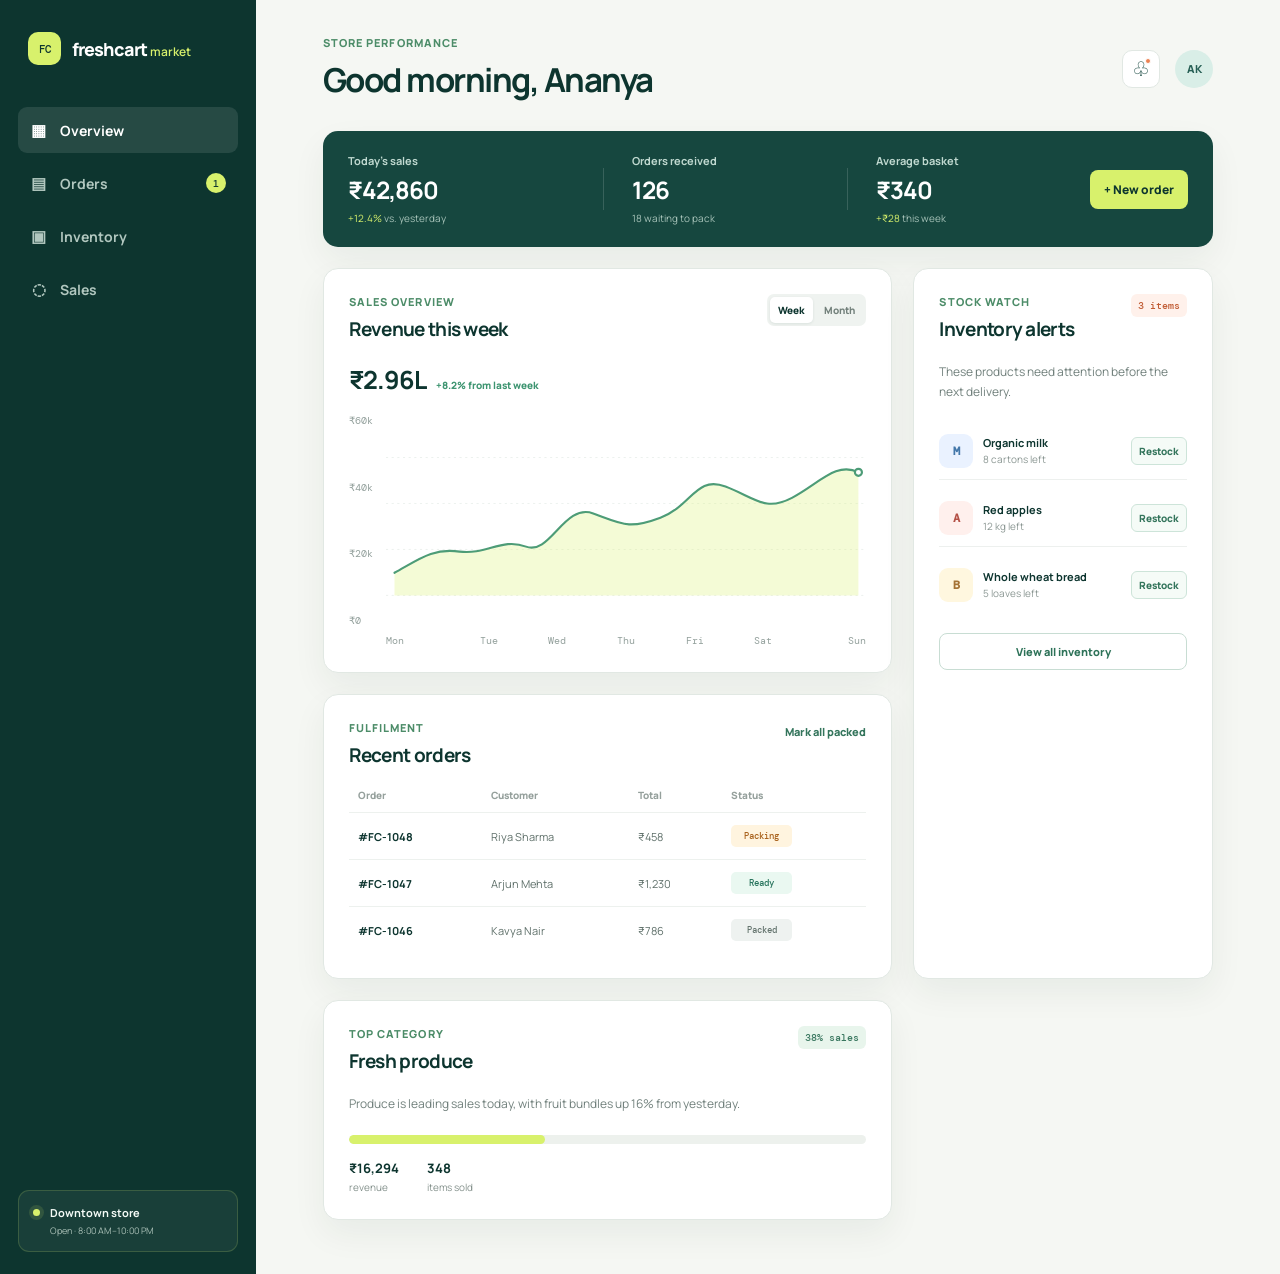
<file: index.html>
<!DOCTYPE html>
<html lang="en">
<head>
    <meta charset="UTF-8">
    <meta name="viewport" content="width=device-width, initial-scale=1.0">
    <meta name="description" content="A simple supermarket operations dashboard made with JavaScript.">
    <title>FreshCart Market Dashboard</title>
    <link rel="icon" type="image/svg+xml" href="data:image/svg+xml,%3Csvg xmlns='http://www.w3.org/2000/svg' viewBox='0 0 32 32'%3E%3Crect width='32' height='32' rx='8' fill='%2314473f'/%3E%3Cpath d='M9 12h14l-1.4 10H11L9 12Z' fill='%23d8f16c'/%3E%3Cpath d='M12 12a4 4 0 0 1 8 0' fill='none' stroke='%23d8f16c' stroke-width='2' stroke-linecap='round'/%3E%3C/svg%3E">
    <link rel="preconnect" href="https://fonts.googleapis.com">
    <link rel="preconnect" href="https://fonts.gstatic.com" crossorigin>
    <link href="https://fonts.googleapis.com/css2?family=DM+Mono:wght@400;500&family=Manrope:wght@400;500;600;700;800&display=swap" rel="stylesheet">
    <link rel="stylesheet" href="style.css">
    <script src="index.js" defer></script>
</head>
<body>
    <main class="app-shell">
        <aside class="sidebar">
            <a class="brand" href="#overview" aria-label="FreshCart Market dashboard home">
                <span class="brand-mark">FC</span>
                <span>freshcart<span>market</span></span>
            </a>

            <nav aria-label="Dashboard navigation">
                <a class="nav-link active" href="#overview"><span>▦</span> Overview</a>
                <a class="nav-link" href="#orders"><span>▤</span> Orders <b id="orderBadge">3</b></a>
                <a class="nav-link" href="#inventory"><span>▣</span> Inventory</a>
                <a class="nav-link" href="#sales"><span>◌</span> Sales</a>
            </nav>

            <div class="store-card">
                <span class="store-dot"></span>
                <div><strong>Downtown store</strong><small>Open · 8:00 AM–10:00 PM</small></div>
            </div>
        </aside>

        <section class="workspace" id="overview">
            <header class="topbar">
                <div>
                    <p class="eyebrow">Store performance</p>
                    <h1>Good morning, Ananya</h1>
                </div>
                <div class="top-actions">
                    <button class="icon-button" id="notificationButton" type="button" aria-label="Show inventory alerts"><span aria-hidden="true">♧</span><i></i></button>
                    <div class="profile" aria-label="Manager profile">AK</div>
                </div>
            </header>

            <section class="summary-bar" aria-label="Today’s sales summary">
                <div>
                    <p>Today’s sales</p>
                    <strong id="todaySales">₹42,860</strong>
                    <small class="positive">+12.4% <span>vs. yesterday</span></small>
                </div>
                <div class="summary-divider"></div>
                <div>
                    <p>Orders received</p>
                    <strong id="ordersReceived">126</strong>
                    <small>18 waiting to pack</small>
                </div>
                <div class="summary-divider"></div>
                <div>
                    <p>Average basket</p>
                    <strong>₹340</strong>
                    <small class="positive">+₹28 <span>this week</span></small>
                </div>
                <button class="new-order-button" id="newOrderButton" type="button">+ New order</button>
            </section>

            <section class="dashboard-grid">
                <article class="panel sales-panel" id="sales">
                    <div class="panel-heading">
                        <div><p class="eyebrow">Sales overview</p><h2>Revenue this week</h2></div>
                        <div class="segment-control" aria-label="Revenue period">
                            <button class="period-button active" type="button" data-period="week">Week</button>
                            <button class="period-button" type="button" data-period="month">Month</button>
                        </div>
                    </div>
                    <div class="chart-summary"><strong id="chartTotal">₹2.96L</strong><span id="chartDifference">+8.2% from last week</span></div>
                    <div class="chart-wrap">
                        <div class="y-labels" aria-hidden="true"><span>₹60k</span><span>₹40k</span><span>₹20k</span><span>₹0</span></div>
                        <svg class="sales-chart" viewBox="0 0 680 218" role="img" aria-labelledby="chart-title chart-description">
                            <title id="chart-title">Weekly sales chart</title><desc id="chart-description">Sales total for Monday through Sunday.</desc>
                            <g class="grid-lines"><line x1="0" y1="15" x2="680" y2="15"/><line x1="0" y1="80" x2="680" y2="80"/><line x1="0" y1="145" x2="680" y2="145"/><line x1="0" y1="210" x2="680" y2="210"/></g>
                            <path id="chartArea" d="M12,178 C48,158 66,143 104,148 S164,128 198,141 S252,79 293,94 S343,117 388,100 S438,40 480,56 S536,92 574,72 S637,20 668,36 L668,210 L12,210 Z"/>
                            <path id="chartLine" d="M12,178 C48,158 66,143 104,148 S164,128 198,141 S252,79 293,94 S343,117 388,100 S438,40 480,56 S536,92 574,72 S637,20 668,36"/>
                            <circle id="chartPoint" cx="668" cy="36" r="5"/>
                        </svg>
                        <div class="x-labels" aria-hidden="true"><span>Mon</span><span>Tue</span><span>Wed</span><span>Thu</span><span>Fri</span><span>Sat</span><span>Sun</span></div>
                    </div>
                </article>

                <article class="panel stock-panel" id="inventory">
                    <div class="panel-heading"><div><p class="eyebrow">Stock watch</p><h2>Inventory alerts</h2></div><span class="alert-count" id="alertCount">3 items</span></div>
                    <p class="panel-copy">These products need attention before the next delivery.</p>
                    <ul class="stock-list" id="stockList">
                        <li data-item="Organic milk"><span class="product-icon milk">M</span><div><strong>Organic milk</strong><small>8 cartons left</small></div><button class="restock-button" type="button">Restock</button></li>
                        <li data-item="Red apples"><span class="product-icon apple">A</span><div><strong>Red apples</strong><small>12 kg left</small></div><button class="restock-button" type="button">Restock</button></li>
                        <li data-item="Whole wheat bread"><span class="product-icon bread">B</span><div><strong>Whole wheat bread</strong><small>5 loaves left</small></div><button class="restock-button" type="button">Restock</button></li>
                    </ul>
                    <button class="wide-button" id="viewInventory" type="button">View all inventory</button>
                </article>

                <article class="panel orders-panel" id="orders">
                    <div class="panel-heading"><div><p class="eyebrow">Fulfilment</p><h2>Recent orders</h2></div><button class="text-button" id="markAllPacked" type="button">Mark all packed</button></div>
                    <div class="order-table-wrap"><table><thead><tr><th>Order</th><th>Customer</th><th>Total</th><th>Status</th></tr></thead><tbody id="orderTableBody"></tbody></table></div>
                </article>

                <article class="panel category-panel">
                    <div class="panel-heading"><div><p class="eyebrow">Top category</p><h2>Fresh produce</h2></div><span class="category-badge">38% sales</span></div>
                    <p class="panel-copy">Produce is leading sales today, with fruit bundles up 16% from yesterday.</p>
                    <div class="category-meter"><span></span></div>
                    <div class="category-stats"><span><b>₹16,294</b> revenue</span><span><b>348</b> items sold</span></div>
                </article>
            </section>
        </section>
    </main>
    <div class="toast" id="toast" role="status" aria-live="polite"></div>
</body>
</html>
</file>
<file: style.css>
:root { --ink:#172321; --muted:#71807c; --line:#e1e8e3; --canvas:#f5f7f3; --card:#ffffff; --forest:#16473f; --forest-deep:#0d352f; --lime:#d8f16c; --orange:#ec8151; --soft-green:#edf6eb; --soft-orange:#fff1eb; --shadow:0 14px 34px rgba(23, 48, 42, .06); }
* { box-sizing:border-box; } html { scroll-behavior:smooth; } body { margin:0; background:var(--canvas); color:var(--ink); font-family:Manrope,Arial,sans-serif; } button { font:inherit; } button, a { -webkit-tap-highlight-color:transparent; }
.app-shell { display:flex; min-height:100vh; }.sidebar { width:256px; min-height:100vh; padding:32px 18px 22px; background:var(--forest-deep); color:#d9e9e0; display:flex; flex-direction:column; }.brand { display:flex; align-items:center; gap:11px; margin:0 10px 42px; color:#fff; font-size:18px; font-weight:800; letter-spacing:-.9px; text-decoration:none; }.brand-mark { display:grid; place-items:center; width:33px; height:33px; color:var(--forest-deep); background:var(--lime); border-radius:10px; font:500 11px "DM Mono",monospace; letter-spacing:-1px; }.brand > span:last-child span { color:var(--lime); margin-left:3px; font-size:12px; font-weight:600; letter-spacing:0; }nav { display:grid; gap:7px; }.nav-link { display:flex; align-items:center; gap:13px; padding:12px; border-radius:9px; color:#b1c7bf; font-size:14px; font-weight:700; text-decoration:none; }.nav-link > span { width:17px; font-size:16px; text-align:center; }.nav-link b { display:grid; place-items:center; min-width:20px; height:20px; margin-left:auto; border-radius:20px; color:var(--forest-deep); background:var(--lime); font:500 10px "DM Mono",monospace; }.nav-link:hover,.nav-link.active { color:#fff; background:rgba(255,255,255,.10); }.store-card { display:flex; gap:10px; align-items:flex-start; margin-top:auto; padding:14px; border:1px solid rgba(216,241,108,.17); border-radius:11px; background:rgba(255,255,255,.05); }.store-card strong { display:block; color:#f5fbf7; font-size:11px; }.store-card small { display:block; margin-top:4px; color:#aac0b7; font-size:9px; }.store-dot { width:7px; height:7px; margin-top:4px; border-radius:50%; background:var(--lime); box-shadow:0 0 0 4px rgba(216,241,108,.12); }
.workspace { width:min(1280px,calc(100% - 256px)); padding:35px clamp(24px,5.2vw,70px) 54px; margin:0 auto; }.topbar { display:flex; align-items:center; justify-content:space-between; margin-bottom:29px; }.eyebrow { margin:0 0 7px; color:#4c8c68; font-size:11px; font-weight:800; letter-spacing:1.1px; text-transform:uppercase; }h1,h2,p { margin-top:0; }h1 { margin-bottom:0; color:var(--forest-deep); font-size:clamp(25px,3vw,33px); letter-spacing:-1.5px; }h2 { margin-bottom:0; color:var(--forest-deep); font-size:19px; letter-spacing:-.7px; }.top-actions { display:flex; align-items:center; gap:15px; }.icon-button { position:relative; display:grid; place-items:center; width:38px; height:38px; border:1px solid var(--line); border-radius:10px; color:var(--forest); background:#fff; cursor:pointer; font-size:20px; }.icon-button:hover { border-color:#aabeb4; }.icon-button i { position:absolute; top:7px; right:8px; width:6px; height:6px; border-radius:50%; background:var(--orange); border:1px solid #fff; }.profile { display:grid; place-items:center; width:38px; height:38px; border-radius:50%; color:#275f55; background:#d9eee7; font-size:11px; font-weight:800; }
.summary-bar { display:grid; grid-template-columns:1.1fr 1px .9fr 1px .9fr auto; align-items:center; gap:28px; margin-bottom:21px; padding:22px 25px; border-radius:15px; background:var(--forest); box-shadow:var(--shadow); color:white; }.summary-bar p { margin-bottom:5px; color:#c0d9d0; font-size:11px; font-weight:700; }.summary-bar strong { display:block; font-size:24px; letter-spacing:-1px; }.summary-bar small { display:block; margin-top:5px; color:#a7c3b9; font-size:10px; }.summary-bar .positive { color:var(--lime); }.positive span { color:#a7c3b9; }.summary-divider { height:42px; background:rgba(255,255,255,.15); }.new-order-button { align-self:center; padding:11px 14px; border:0; border-radius:8px; color:var(--forest-deep); background:var(--lime); cursor:pointer; font-size:12px; font-weight:800; white-space:nowrap; }.new-order-button:hover { background:#e5fa8c; transform:translateY(-1px); }
.dashboard-grid { display:grid; grid-template-columns:minmax(0,1.55fr) minmax(300px,.8fr); gap:21px; }.panel { padding:25px; border:1px solid var(--line); border-radius:15px; background:var(--card); box-shadow:var(--shadow); }.panel-heading { display:flex; align-items:flex-start; justify-content:space-between; gap:14px; margin-bottom:20px; }.panel-copy { margin-bottom:21px; color:var(--muted); font-size:12px; line-height:1.65; }.segment-control { display:flex; gap:3px; padding:3px; border-radius:7px; background:#eff3f0; }.period-button { padding:6px 8px; border:0; border-radius:5px; color:#72807b; background:transparent; cursor:pointer; font-size:10px; font-weight:800; }.period-button.active { color:var(--forest-deep); background:#fff; box-shadow:0 1px 3px rgba(14,53,47,.09); }.chart-summary { display:flex; align-items:baseline; gap:10px; margin-bottom:17px; }.chart-summary strong { color:var(--forest-deep); font-size:25px; letter-spacing:-1px; }.chart-summary span { color:#3e9571; font-size:10px; font-weight:800; }.chart-wrap { position:relative; padding:0 0 0 37px; }.sales-chart { display:block; width:100%; height:220px; overflow:visible; }.grid-lines line { stroke:#e5ebe7; stroke-width:1; stroke-dasharray:3 5; }.sales-chart #chartArea { fill:rgba(216,241,108,.28); transition:d .3s ease; }.sales-chart #chartLine { fill:none; stroke:#4d9c77; stroke-width:3; stroke-linecap:round; transition:d .3s ease; }.sales-chart #chartPoint { fill:#fff; stroke:#4d9c77; stroke-width:3; transition:all .3s ease; }.y-labels { position:absolute; inset:0 auto 20px 0; display:flex; flex-direction:column; justify-content:space-between; color:#93a09c; font:10px "DM Mono",monospace; }.x-labels { display:grid; grid-template-columns:repeat(7,1fr); color:#93a09c; font:10px "DM Mono",monospace; text-align:center; }.x-labels span:first-child { text-align:left; }.x-labels span:last-child { text-align:right; }
.stock-panel { grid-row:span 2; }.alert-count,.category-badge { padding:5px 7px; border-radius:6px; color:#c15c34; background:var(--soft-orange); font:500 10px "DM Mono",monospace; white-space:nowrap; }.stock-list { display:grid; gap:10px; padding:0; margin:0 0 20px; list-style:none; }.stock-list li { display:flex; align-items:center; gap:10px; padding:11px 0; border-bottom:1px solid #edf0ee; }.stock-list li:last-child { border-bottom:0; }.product-icon { display:grid; place-items:center; flex:0 0 auto; width:34px; height:34px; border-radius:9px; font:600 12px "DM Mono",monospace; }.milk { color:#4478aa; background:#eaf2ff; }.apple { color:#b45046; background:#fff0ed; }.bread { color:#a57336; background:#fff7df; }.stock-list strong { display:block; color:var(--forest-deep); font-size:11px; }.stock-list small { display:block; margin-top:2px; color:#8b9793; font-size:10px; }.restock-button { margin-left:auto; padding:6px 7px; border:1px solid #cde4d9; border-radius:6px; color:#34755c; background:#f5fbf7; cursor:pointer; font-size:10px; font-weight:800; }.restock-button:hover { border-color:#4d9c77; background:#e8f6ee; }.wide-button { width:100%; padding:10px; border:1px solid #c8ddd3; border-radius:8px; color:#2d7258; background:#fff; cursor:pointer; font-size:11px; font-weight:800; }.wide-button:hover { background:#f1f8f4; }
.orders-panel { grid-column:1; }.text-button { padding:4px 0; border:0; color:#34755c; background:transparent; cursor:pointer; font-size:11px; font-weight:800; }.text-button:hover { color:#1c5c44; }.order-table-wrap { overflow-x:auto; }table { width:100%; border-collapse:collapse; text-align:left; white-space:nowrap; }th { padding:0 9px 10px; color:#95a09c; font-size:10px; font-weight:800; }td { padding:12px 9px; border-top:1px solid #edf1ee; color:#60716b; font-size:11px; }td strong { color:var(--forest-deep); font-size:11px; }.status { min-width:61px; padding:5px 7px; border:0; border-radius:5px; cursor:pointer; font:500 9px "DM Mono",monospace; }.status.packing { color:#a9621d; background:#fff4df; }.status.ready { color:#28745d; background:#eaf8f1; }.status.packed { color:#64746e; background:#eef2f0; }.status:not(.packed):hover { filter:brightness(.96); }
.category-panel { grid-column:1; }.category-badge { color:#39775f; background:#e8f5ec; }.category-meter { overflow:hidden; height:9px; margin:21px 0 15px; border-radius:8px; background:#edf1ed; }.category-meter span { display:block; width:38%; height:100%; border-radius:inherit; background:var(--lime); }.category-stats { display:flex; gap:28px; color:#84918c; font-size:10px; }.category-stats b { display:block; margin-bottom:3px; color:var(--forest-deep); font-size:13px; }.toast { position:fixed; right:24px; bottom:24px; z-index:2; max-width:320px; padding:13px 16px; border-radius:9px; color:#f4fff9; background:var(--forest-deep); box-shadow:0 12px 30px rgba(9,39,32,.2); font-size:12px; font-weight:700; opacity:0; pointer-events:none; transform:translateY(13px); transition:opacity .2s,transform .2s; }.toast.show { opacity:1; transform:translateY(0); }
@media (max-width:1000px) { .summary-bar { grid-template-columns:1fr 1px 1fr auto; gap:20px; }.summary-bar > div:nth-of-type(3),.summary-bar > div:nth-of-type(4) { display:none; }.dashboard-grid { grid-template-columns:1fr; }.stock-panel,.orders-panel,.category-panel { grid-column:auto; grid-row:auto; }.stock-panel { order:2; }.orders-panel { order:3; }.category-panel { order:4; } }
@media (max-width:720px) { .sidebar { width:72px; padding:23px 11px; }.brand { margin:0 auto 37px; }.brand > span:last-child,.nav-link { font-size:0; }.nav-link { justify-content:center; }.nav-link > span { font-size:17px; }.nav-link b,.store-card { display:none; }.workspace { width:calc(100% - 72px); padding:25px 17px 38px; }.summary-bar { grid-template-columns:1fr auto; gap:14px; padding:19px; }.summary-divider,.summary-bar > div:nth-of-type(2) { display:none; }.summary-bar strong { font-size:21px; }.new-order-button { padding:10px 11px; }.panel { padding:19px; }.chart-wrap { padding-left:31px; }.sales-chart { height:180px; }.y-labels { font-size:9px; }.topbar { margin-bottom:24px; } }
@media (max-width:470px) { .app-shell { display:block; }.sidebar { display:none; }.workspace { width:100%; padding:21px 14px 32px; }.topbar h1 { font-size:25px; }.top-actions { gap:9px; }.summary-bar { margin-bottom:14px; }.summary-bar p { font-size:10px; }.summary-bar small { font-size:9px; }.new-order-button { font-size:10px; }.panel-heading { margin-bottom:16px; }.chart-summary { flex-wrap:wrap; gap:4px 10px; }.chart-summary strong { font-size:23px; }.sales-chart { height:150px; }.x-labels { font-size:9px; }.panel { padding:17px; }.category-stats { gap:18px; }.toast { right:14px; bottom:14px; left:14px; max-width:none; } }
</file>
